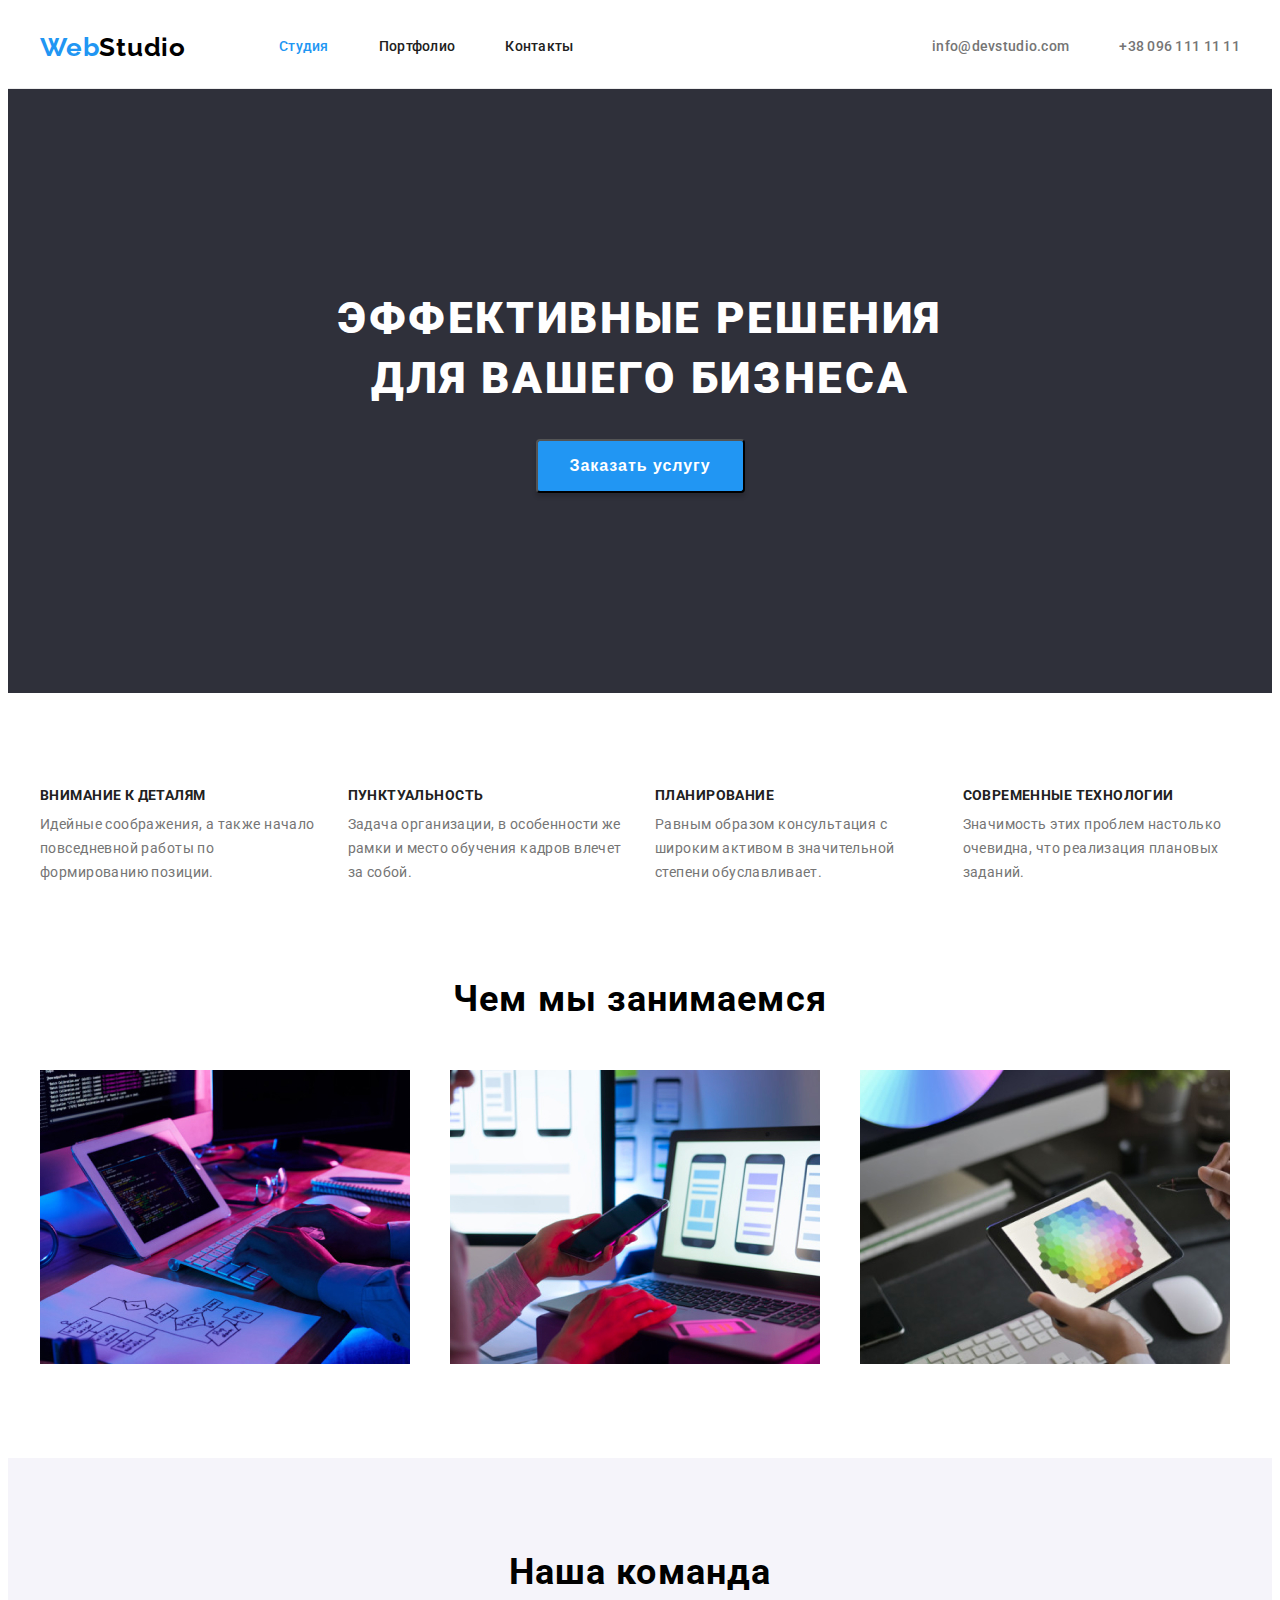
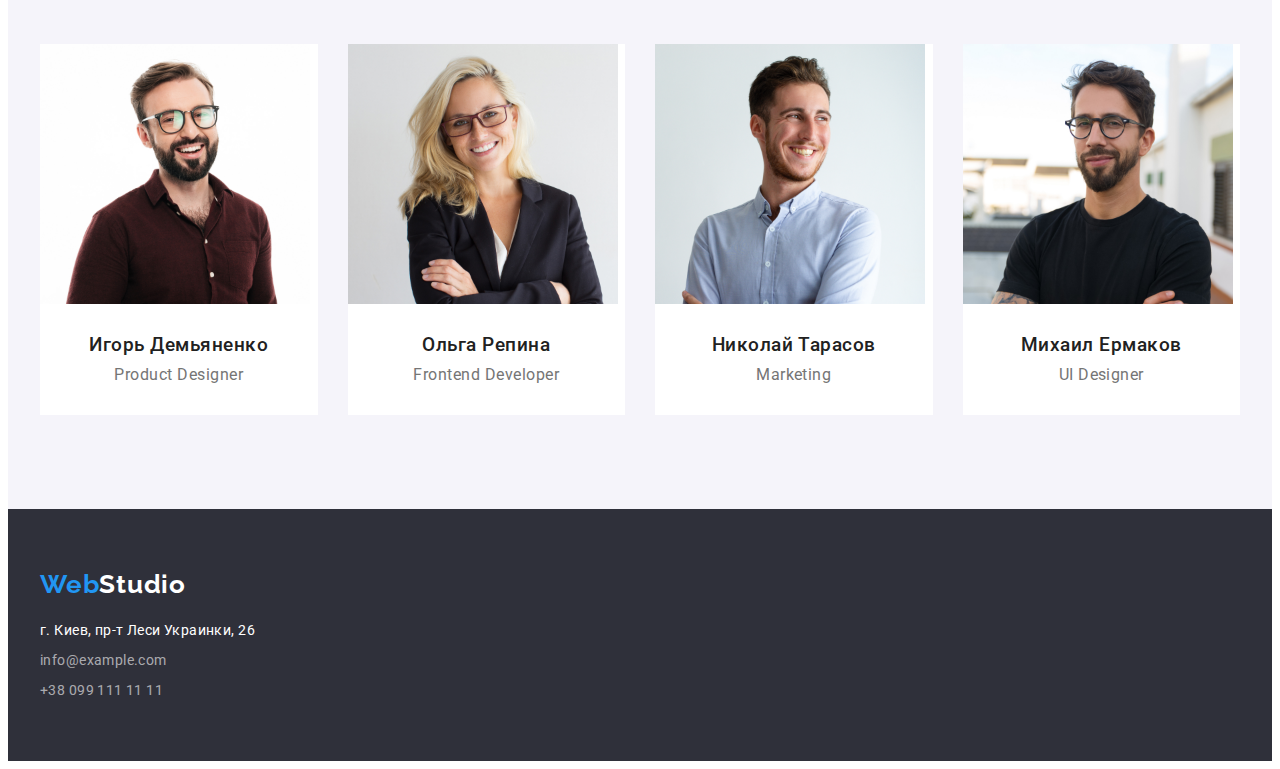
<file: index.html>
<!DOCTYPE html>
<html lang="ru">
  <head>
    <meta charset="UTF-8" />
    <meta http-equiv="X-UA-Compatible" content="IE=edge" />
    <meta name="viewport" content="width=device-width, initial-scale=1.0" />
    <title>Веб студия</title>
    <link rel="preconnect" href="https://fonts.gstatic.com" />
    <link
      href="https://fonts.googleapis.com/css2?family=Raleway:wght@700&family=Roboto:wght@400;500;700;900&display=swap"
      rel="stylesheet"
    />
    <link
      rel="stylesheet"
      href="https://cdnjs.cloudflare.com/ajax/libs/modern-normalize/1.0.0/modern-normalize.min.css"
      integrity="sha512-ISS7cAi1PEhQ8jnbJpJZMd29NlhNj4AWYyLOSp2CE/CsHxTCu+r+t0D2yoJudVrd0/8fTVPUVDzY5Tvli75u/g=="
      crossorigin="anonymous"
    />
    <link rel="stylesheet" href="./css/styles.css" />
  </head>
  <body>
    <!-- HEADER -->
    <header class="header">
      <div class="container">
        <nav class="nav">
          <a class="logo link" href="./index.html" lang="en">Web<span class="logo-black">Studio</span>
          </a>
          <ul class="nav-list list">
            <li class="nav-item">
              <a class="nav-link link current" href="./index.html">Студия</a>
            </li>
            <li class="nav-item">
              <a class="nav-link link" href="./portfolio.html">Портфолио</a>
            </li>
            <li class="nav-item">
              <a class="nav-link link" href="">Контакты</a>
            </li>
          </ul>
        </nav>
        <ul class="contact-list list">
          <li class="contact-item">
            <a class="contact-link link" href="mailto:info@devstudio.com">info@devstudio.com
            </a>
          </li>
          <li class="contact-item">
            <a class="contact-link link" href="tel:+380961111111">+38 096 111 11 11
            </a>
          </li>
        </ul>
      </div>
    </header>

    <main>
      <!-- HERO -->
      <section class="hero">
       <div class="container">
          <h1 class="hero-title">Эффективные решения для вашего бизнеса</h1>
          <button class="modal-button" type="button">Заказать услугу</button>
       </div>
      </section>
      <!-- ABOUT -->
      <section class="about">
       <div class="container">
          <h2 class="section-title visually-hidden">Почему выбирают нас</h2>
          <ul class="about-list list">
            <li class="about-item">
              <h3 class="about-item-title">Внимание к деталям</h3>
              <p class="about-item-description">
                Идейные соображения, а также начало повседневной работы по
                формированию позиции.
              </p>
            </li>
            <li class="about-item">
              <h3 class="about-item-title">Пунктуальность</h3>
              <p class="about-item-description">
                Задача организации, в особенности же рамки и место обучения кадров
                влечет за собой.
              </p>
            </li>
            <li class="about-item">
              <h3 class="about-item-title">Планирование</h3>
              <p class="about-item-description">
                Равным образом консультация с широким активом в значительной
                степени обуславливает.
              </p>
            </li>
            <li class="about-item">
              <h3 class="about-item-title">Современные технологии</h3>
              <p class="about-item-description">
                Значимость этих проблем настолько очевидна, что реализация
                плановых заданий.
              </p>
            </li>
          </ul>
       </div>
      </section>
      <!-- SERVICES -->
      <section class="services">
        <div class="container">
          <h2 class="section-title">Чем мы занимаемся</h2>
          <ul class="services-list list">
            <li class="services-item">
              <img src="./images/services/img.jpg" alt="верстка сайта" width="370" height="294" />
            </li>
            <li class="services-item">
              <img src="./images/services/img-1.jpg" alt="мобильная адаптация сайта" width="370" height="294" />
            </li>
            <li class="services-item">
              <img src="./images/services/img-2.jpg" alt="создание дизайна сайта" width="370" height="294" />
            </li>
          </ul>
        </div>
      </section>
      <!-- OUR TEAM -->
      <section class="team">
        <div class="container">
          <h2 class="section-title">Наша команда</h2>
          <ul class="team-list list">
            <li class="team-card">
              <img src="./images/team/img.jpg" alt="Фото Игорь Демьяненко" width="270" height="260" />
              <div class="team-card-content">
                <h3 class="team-title">Игорь Демьяненко</h3>
              <p class="team-description" lang="en">Product Designer</p>
              </div>
            </li>
            <li class="team-card">
              <img src="./images/team/img-1.jpg" alt="фото Ольга Репина" width="270" height="260" />
              <div class="team-card-content">
                <h3 class="team-title">Ольга Репина</h3>
              <p class="team-description" lang="en">Frontend Developer</p>
              </div>
            </li>
            <li class="team-card">
              <img src="./images/team/img-2.jpg" alt="фото Николай Тарасов" width="270" height="260" />
              <div class="team-card-content">
                <h3 class="team-title">Николай Тарасов</h3>
              <p class="team-description" lang="en">Marketing</p>
              </div>
            </li>
            <li class="team-card">
              <img src="./images/team/img-3.jpg" alt="фото Михаил Ермаков" width="270" height="260" />
              <div class="team-card-content">
                <h3 class="team-title">Михаил Ермаков</h3>
              <p class="team-description" lang="en">UI Designer</p>
              </div>
            </li>
          </ul>
        </div>
      </section>
    </main>
    <!-- FOOTER -->
    <footer class="footer">
     <div class="container">
        <a class="logo link" href="" lang="en">Web<span class="logo-white">Studio</span>
        </a>
        <address class="address">
          <ul class="footer-contact-list list">
            <li class="footer-contact-item">
              <a class="address-link link" href="https://goo.gl/maps/NgNXpfJPbguRKjWw9" target="_blank" rel="noreferrer noopener">г. Киев, пр-т Леси Украинки, 26
              </a>
            </li>
            <li class="footer-contact-item">
              <a class="footer-contact-link link" href="mailto:info@example.com">info@example.com
              </a>
            </li>
            <li class="footer-contact-item">
              <a class="footer-contact-link link" href="tel:+380991111111">+38 099 111 11 11
              </a>
            </li>
          </ul>
        </address>
     </div>
    </footer>
  </body>
</html>
</file>
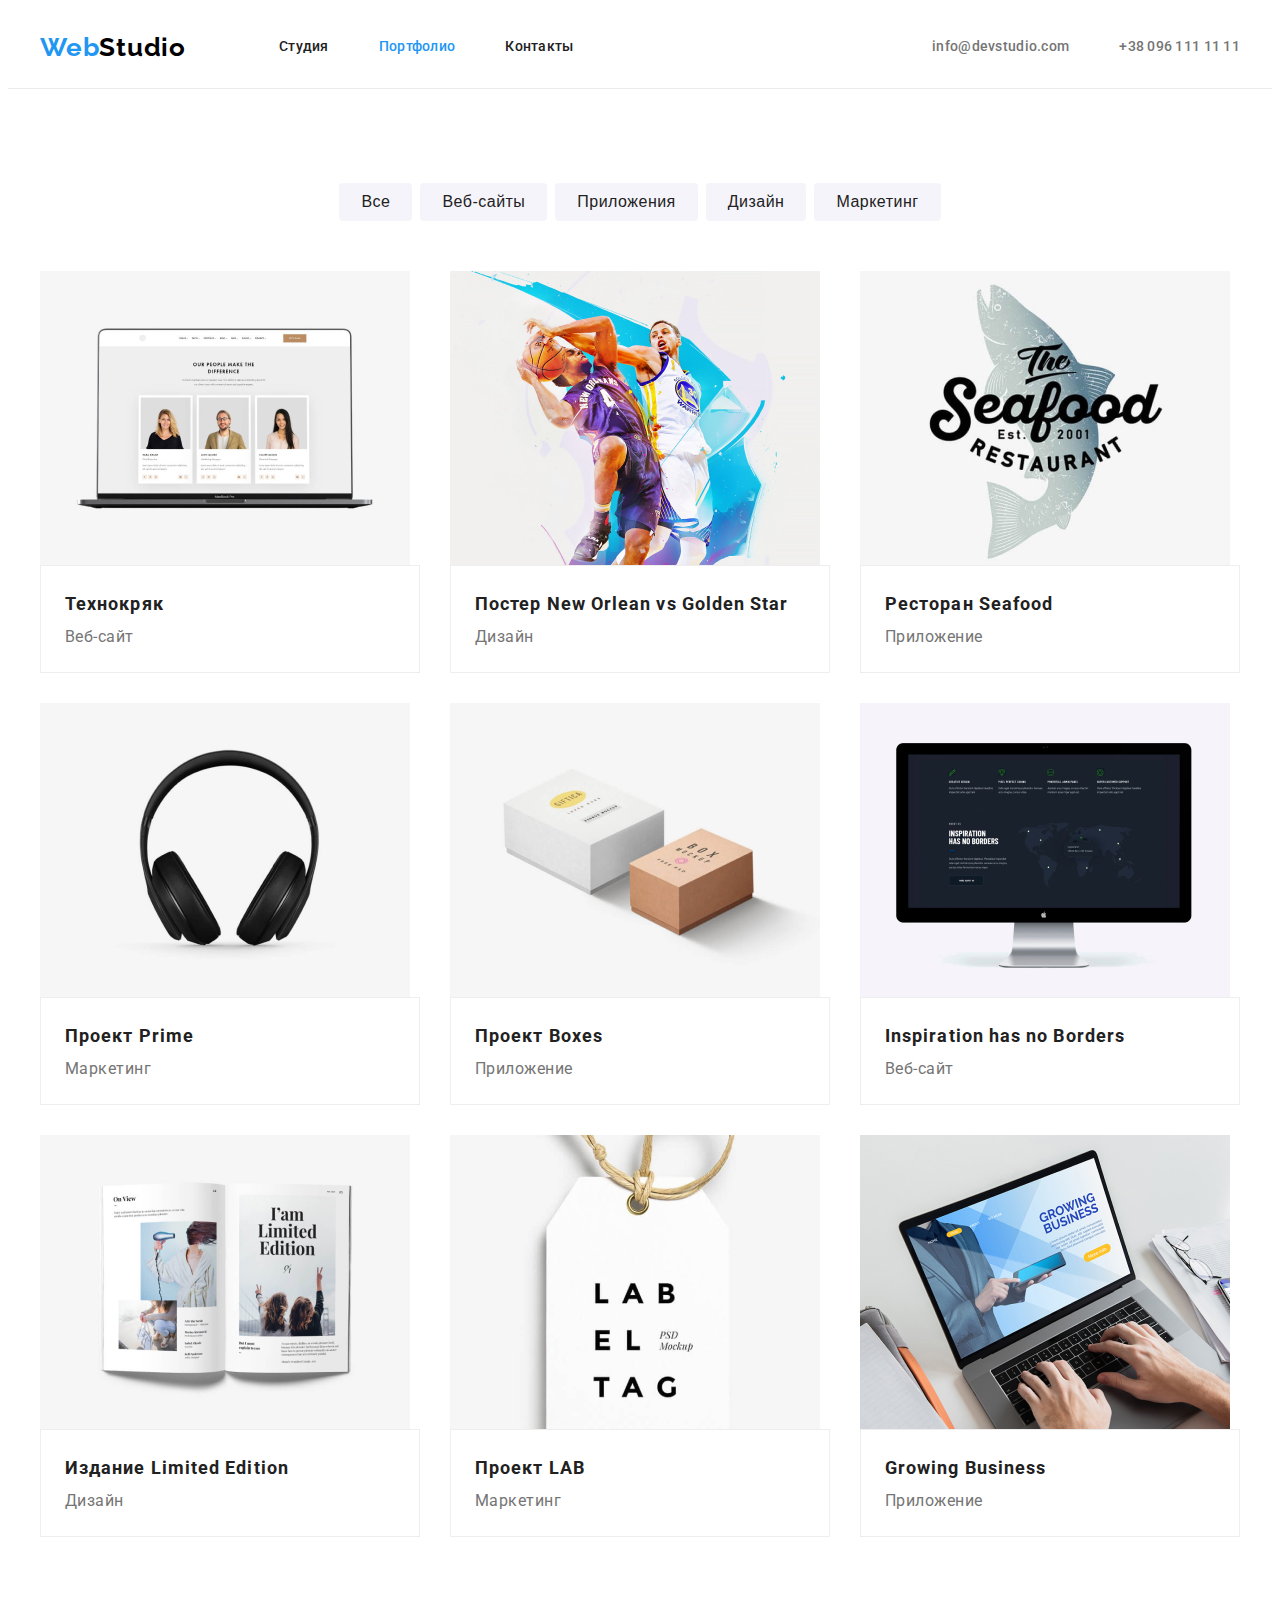
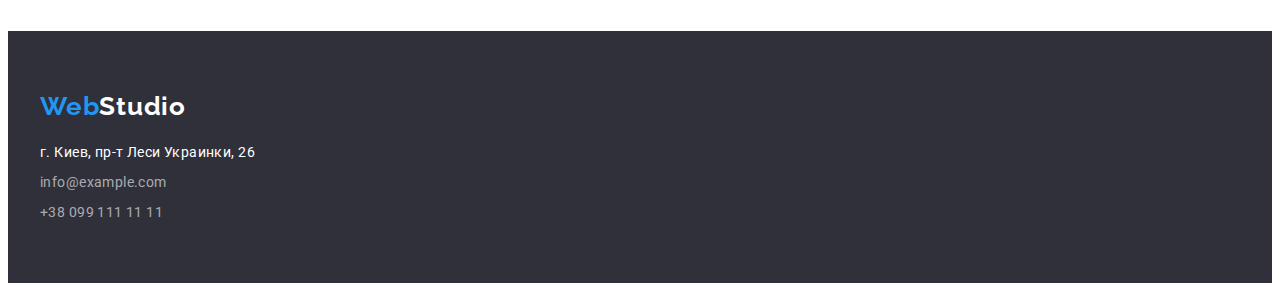
<file: portfolio.html>
<!DOCTYPE html>
<html lang="ru">
  <head>
    <meta charset="UTF-8" />
    <meta http-equiv="X-UA-Compatible" content="IE=edge" />
    <meta name="viewport" content="width=device-width, initial-scale=1.0" />
    <title>Портфолио</title>
    <link rel="preconnect" href="https://fonts.gstatic.com" />
    <link
      href="https://fonts.googleapis.com/css2?family=Raleway:wght@700&family=Roboto:wght@400;500;700;900&display=swap"
      rel="stylesheet"
    />
    <link
      rel="stylesheet"
      href="https://cdnjs.cloudflare.com/ajax/libs/modern-normalize/1.0.0/modern-normalize.min.css"
      integrity="sha512-ISS7cAi1PEhQ8jnbJpJZMd29NlhNj4AWYyLOSp2CE/CsHxTCu+r+t0D2yoJudVrd0/8fTVPUVDzY5Tvli75u/g=="
      crossorigin="anonymous"
    />
    <link rel="stylesheet" href="./css/styles.css" />
  </head>
  <body>
    <!-- HEADER -->
    <header class="header">
      <div class="container">
        <nav class="nav">
          <a class="logo link" href="./index.html" lang="en">Web<span class="logo-black">Studio</span>
          </a>
          <ul class="nav-list list">
            <li class="nav-item">
              <a class="nav-link link" href="./index.html">Студия</a>
            </li>
            <li class="nav-item">
              <a class="nav-link link current" href="./portfolio.html">Портфолио</a>
            </li>
            <li class="nav-item">
              <a class="nav-link link" href="">Контакты</a>
            </li>
          </ul>
        </nav>
        <ul class="contact-list list">
          <li class="contact-item">
            <a class="contact-link link" href="mailto:info@devstudio.com">info@devstudio.com
            </a>
          </li>
          <li class="contact-item">
            <a class="contact-link link" href="tel:+380961111111">+38 096 111 11 11
            </a>
          </li>
        </ul>
      </div>
    </header>

    <main>
      <!-- GALLERY -->
      <section class="gallery">
       <div class="container">
          <h1 class="visually-hidden">Галерея работ</h1>
          <!-- Filters -->
            <ul class="filter-list list">
              <li class="filter-item">
                <button class="filter-button" type="button">Все</button>
              </li>
              <li class="filter-item">
                <button class="filter-button" type="button">Веб-сайты</button>
              </li>
              <li class="filter-item">
                <button class="filter-button" type="button">Приложения</button>
              </li>
              <li class="filter-item">
                <button class="filter-button" type="button">Дизайн</button>
              </li>
              <li class="filter-item">
                <button class="filter-button" type="button">Маркетинг</button>
              </li>
            </ul>
         
          <!-- End Filters -->
          <ul class="gallery-list list">
            <li class="gallery-card">
              <a class="card-link link" href="">

                <div class="card-thumb">
                  <img src="./images/gallery/img.jpg" alt="веб-сайт технокряк" width="370" height="294" />
                </div>
                <div class="card-content">
                  <h2 class="gallery-card-title">Технокряк</h2>
                  <p class="gallery-card-description">Веб-сайт</p>
                </div>
                
              </a>
            </li>
            <li class="gallery-card">
              <a class="card-link link" href="">
                <div class="card-thumb">
                  <img src="./images/gallery/img-1.jpg" alt="дизайн постера" width="370" height="294" />
                </div>
                <div class="card-content">
                  <h2 class="gallery-card-title">
                  Постер <span lang="en">New Orlean vs Golden Star</span>
                  </h2>
                  <p class="gallery-card-description">Дизайн</p>
                </div>
              </a>
            </li>
            <li class="gallery-card">
              <a class="card-link link" href="">
                <div class="card-thumb">
                  <img src="./images/gallery/img-2.jpg" alt="приложение ресторан" width="370" height="294" />
                </div>
                <div class="card-content">
                  <h2 class="gallery-card-title">
                    Ресторан <span lang="en">Seafood</span>
                  </h2>
                  <p class="gallery-card-description">Приложение</p>
                </div>
              </a>
            </li>
            <li class="gallery-card">
              <a class="card-link link" href="">
               <div class="card-thumb">
                  <img src="./images/gallery/img-3.jpg" alt="маркетинг проект прайм" width="370" height="294" />
               </div>
                <div class="card-content">
                  <h2 class="gallery-card-title">
                    Проект<span lang="en"> Prime</span>
                  </h2>
                  <p class="gallery-card-description">Маркетинг</p>
                </div>
              </a>
            </li>
            <li class="gallery-card">
              <a class="card-link link" href="">
                <div class="card-thumb">
                  <img src="./images/gallery/img-4.jpg" alt="Приложение проект боксы" width="370" height="294" />
                </div>
                <div class="card-content">
                  <h2 class="gallery-card-title">
                    Проект<span lang="en"> Boxes</span>
                  </h2>
                  <p class="gallery-card-description">Приложение</p>
                </div>
              </a>
            </li>
            <li class="gallery-card">
              <a class="card-link link" href="">
               <div class="card-thumb">
                  <img src="./images/gallery/img-5.jpg" alt="веб-сайт инспирейшн" width="370" height="294" />
               </div>
                <div class="card-content">
                  <h2 class="gallery-card-title" lang="en">
                    Inspiration has no Borders
                  </h2>
                  <p class="gallery-card-description">Веб-сайт</p>
                  </a>
                </div>
            </li>
            <li class="gallery-card">
              <a class="card-link link" href="">
                <div class="card-thumb">
                  <img src="./images/gallery/img-6.jpg" alt="дизайн издания" width="370" height="294" />
                </div>
                <div class="card-content">
                  <h2 class="gallery-card-title">
                    Издание<span lang="en"> Limited Edition</span>
                  </h2>
                  <p class="gallery-card-description">Дизайн</p>
                </div>
              </a>
            </li>
            <li class="gallery-card">
              <a class="card-link link" href="">
                <div class="card-thumb">
                  <img src="./images/gallery/img-7.jpg" alt="маркетинг проект лаб" width="370" height="294" />
                </div>
                <div class="card-content">
                  <h2 class="gallery-card-title">
                    Проект<span lang="en"> LAB</span>
                  </h2>
                  <p class="gallery-card-description">Маркетинг</p>
                </div>
              </a>
            </li>
            <li class="gallery-card">
              <a class="card-link link" href="">
                <div class="card-thumb">
                  <img src="./images/gallery/img-8.jpg" alt="приложение для бизнеса" width="370" height="294" />
                </div>
                <div class="card-content">
                  <h2 class="gallery-card-title" lang="en">Growing Business</h2>
                  <p class="gallery-card-description">Приложение</p>
                </div>
              </a>
            </li>
          </ul>
       </div>
      </section>
    </main>
    <!-- FOOTER -->
  <footer class="footer">
    <div class="container">
      <a class="logo link" href="" lang="en">Web<span class="logo-white">Studio</span>
      </a>
      <address class="address">
        <ul class="footer-contact-list list">
          <li class="footer-contact-item">
            <a class="address-link link" href="https://goo.gl/maps/NgNXpfJPbguRKjWw9" target="_blank"
              rel="noreferrer noopener">г. Киев, пр-т Леси Украинки, 26
            </a>
          </li>
          <li class="footer-contact-item">
            <a class="footer-contact-link link" href="mailto:info@example.com">info@example.com
            </a>
          </li>
          <li class="footer-contact-item">
            <a class="footer-contact-link link" href="tel:+380991111111">+38 099 111 11 11
            </a>
          </li>
        </ul>
      </address>
    </div>
  </footer>
  </body>
</html>
</file>
<file: css/styles.css>
/* Roboto 900 700 500 400 */
/* Raleway 700 */
:root {
  --main-font: "Roboto", sans-serif;
  --secondary-font: "Raleway", sans-serif;
  --primary-text-color: #212121;
  --secondary-text-color: #757575;
  --white-color: #ffffff;
  --black-color: #000000;
  --accent-color: #2196f3;
  /* --body-bg-light: #e5e5e5; */
  --body-bg-dark: #2f303a;
  --body-bg-accent: #f5f4fa;
  --section-pt: 94px;
  --section-pb: 94px;
  --card-gap: 30px;
}

body {
  font-family: var(--main-font);
  background-color: var(--white-color);
}
h1,
h2,
h3,
h4,
h5,
h6,
p {
  margin: 0;
}

ul,
ol {
  margin: 0;
  padding: 0;
}

img {
  display: block;
  max-width: 100%;
  height: auto;
}

.link {
  text-decoration: none;
}

.list {
  list-style: none;
}

.visually-hidden {
  position: absolute !important;
  clip: rect(1px 1px 1px 1px); /* IE6, IE7 */
  clip: rect(1px, 1px, 1px, 1px);
  padding: 0 !important;
  border: 0 !important;
  height: 1px !important;
  width: 1px !important;
  overflow: hidden;
}

.container {
  width: 1200px;
  margin: 0 auto;
  padding-left: 15px;
  padding-right: 15px;
}

/* ======= COMPONENTS ======= */
.logo {
  font-family: var(--secondary-font);
  font-weight: 700;
  font-size: 26px;
  line-height: 1.19;
  letter-spacing: 0.03em;
  color: var(--accent-color);
}

.hero,
.footer {
  background: var(--body-bg-dark);
}

.nav-list .current {
  color: var(--accent-color);
}

.section-title {
  margin-bottom: 50px;

  font-weight: 700;
  font-size: 36px;
  line-height: 1.16;
  text-align: center;
  letter-spacing: 0.03em;
}

/* ======= END COMPONENTS ======= */

/* ======= HEADER ======= */

.logo {
  margin-right: 93px;
}
.logo-black {
  color: var(--black-color);
}

.header {
  padding-top: 24px;
  padding-bottom: 25px;
  border-bottom: 1px solid #ececec;

  background-color: var(--white-color);
}

.header .container {
  display: flex;
  align-items: center;
}

.nav,
.nav-list,
.contact-list {
  display: flex;
  align-items: center;

  font-weight: 500;
  font-size: 14px;
  line-height: 1.14;
  letter-spacing: 0.02em;
}

.contact-list {
  margin-left: auto;
}

.nav-list .nav-item + .nav-item,
.contact-list .contact-item + .contact-item {
  margin-left: 50px;
}

.nav-link:hover,
.nav-link:focus,
.contact-link:hover,
.contact-link:focus {
  color: var(--accent-color);
}

.nav-link {
  color: var(--primary-text-color);
}
.contact-link {
  color: var(--secondary-text-color);
}
/* ======= END HEADER ======= */

/* ======= HERO ======= */
.hero {
  padding-top: 200px;
  padding-bottom: 200px;
}

.hero .container {
  width: 696px;
  text-align: center;
}

.hero-title {
  margin-bottom: 30px;

  font-weight: 900;
  font-size: 44px;
  line-height: 1.36;
  text-align: center;
  letter-spacing: 0.06em;
  text-transform: uppercase;
  color: var(--white-color);
}
.modal-button {
  min-width: 200px;
  padding: 10px 32px;
  border-radius: 4px;
  box-shadow: 0px 4px 4px rgba(0, 0, 0, 0.15);
  background-color: var(--accent-color);

  font-weight: 700;
  font-size: 16px;
  line-height: 1.87;
  letter-spacing: 0.06em;

  color: var(--white-color);
}
/* ======= END HERO ======= */

/* ======= ABOUT ======= */
.about {
  padding-top: var(--section-pt);
  padding-bottom: var(--section-pb);
}

.about-list,
.about-item-title {
  font-size: 14px;
  letter-spacing: 0.03em;
}

.about-list {
  display: flex;
  flex-wrap: wrap;
  margin-left: calc(-1 * var(--card-gap));
  margin-top: calc(-1 * var(--card-gap));
}

.about-item {
  flex-basis: calc(100% / 4 - var(--card-gap));
  margin-left: var(--card-gap);
  margin-top: var(--card-gap);
}

.about-item-title {
  margin-bottom: 10px;

  font-weight: 700;
  line-height: 1.17;
  text-transform: uppercase;
  color: var(--primary-text-color);
}
.about-item-description {
  line-height: 1.71;
  color: var(--secondary-text-color);
}
/* ======= END ABOUT ======= */

/* ======= SERVICES ======= */
.services {
  padding-bottom: var(--section-pb);
}

.services-list {
  display: flex;
  flex-wrap: wrap;
  margin-left: calc(-1 * var(--card-gap));
  margin-top: calc(-1 * var(--card-gap));
}
.services-item {
  flex-basis: calc(100% / 3 - var(--card-gap));
  margin-left: var(--card-gap);
  margin-top: var(--card-gap);
}

/* ======= END SERVICES  ======= */

/* ======= OUR TEAM ======= */

.team {
  padding-top: var(--section-pt);
  padding-bottom: var(--section-pb);

  background-color: var(--body-bg-accent);
}

.team-list {
  display: flex;
  flex-wrap: wrap;
  margin-left: calc(-1 * var(--card-gap));
  margin-top: calc(-1 * var(--card-gap));
}

.team-card {
  flex-basis: calc(100% / 4 - var(--card-gap));
  margin-left: var(--card-gap);
  margin-top: var(--card-gap);

  font-size: 16px;
  line-height: 1.18;
  text-align: center;
  letter-spacing: 0.03em;

  background-color: var(--white-color);
}
.team-card-content {
  padding-top: var(--card-gap);
  padding-bottom: var(--card-gap);
}
.team-title {
  margin-bottom: 10px;

  font-weight: 500;
  color: var(--primary-text-color);
}

.team-description {
  color: var(--secondary-text-color);
}

/* ======= END OUR TEAM ======= */

/* ======= FOOTER ======= */
.footer {
  padding-top: 60px;
  padding-bottom: 60px;
}

.footer-contact-list {
  margin-bottom: -9px;
}

.footer-contact-item {
  margin-bottom: 9px;
}

.logo-white {
  display: inline-block;
  margin-bottom: 20px;

  color: var(--white-color);
}
.address {
  font-style: normal;
  font-size: 14px;
  line-height: 1.5;
  letter-spacing: 0.03em;
}

.address-link {
  color: var(--white-color);
}
.footer-contact-link {
  color: rgba(255, 255, 255, 0.6);
}

/* ======= END FOOTER ======= */

/* ======= PORTFOLIO PAGE ======= */
.gallery {
  padding-top: var(--section-pt);
  padding-bottom: var(--section-pb);
}

/* ======= PORTFOLIO-FILTERS ======= */

.filter-list {
  display: flex;
  justify-content: center;

  margin-bottom: 50px;
}

.filter-item {
  display: block;
}

.filter-list .filter-item + .filter-item {
  margin-left: 8px;
}

.filter-button {
  padding: 6px 22px;
  border-radius: 4px;
  border: none;

  font-weight: 500;
  font-size: 16px;
  line-height: 1.62;
  letter-spacing: 0.03em;
  color: var(--primary-text-color);
  background-color: var(--body-bg-accent);
  cursor: pointer;
}
.filter-button:hover,
.filter-button:focus {
  background-color: var(--accent-color);
  color: var(--white-color);
}
/* ======= END PORTFOLIO-FILTERS ======= */

/* ======= PORTFOLIO-GALLERY ======= */

.gallery-list {
  display: flex;
  flex-wrap: wrap;

  margin-top: calc(-1 * var(--card-gap));
  margin-left: calc(-1 * var(--card-gap));
}

.gallery-card {
  flex-basis: calc(100% / 3 - var(--card-gap));
  margin-left: var(--card-gap);
  margin-top: var(--card-gap);

  border: 0;
  background-color: var(--white-color);
}

.card-content {
  padding-top: 20px;
  padding-bottom: 20px;
  padding-left: 24px;
  padding-right: 24px;

  border: 1px solid #eeeeee;
}

.gallery-card-title {
  font-weight: 700;
  font-size: 18px;
  line-height: 2;
  letter-spacing: 0.06em;
  color: var(--primary-text-color);
}
.gallery-card-description {
  font-size: 16px;
  line-height: 1.87;
  letter-spacing: 0.03em;
  color: var(--secondary-text-color);
}
/* ======= END PORTFOLIO-GALLERY ======= */
</file>
